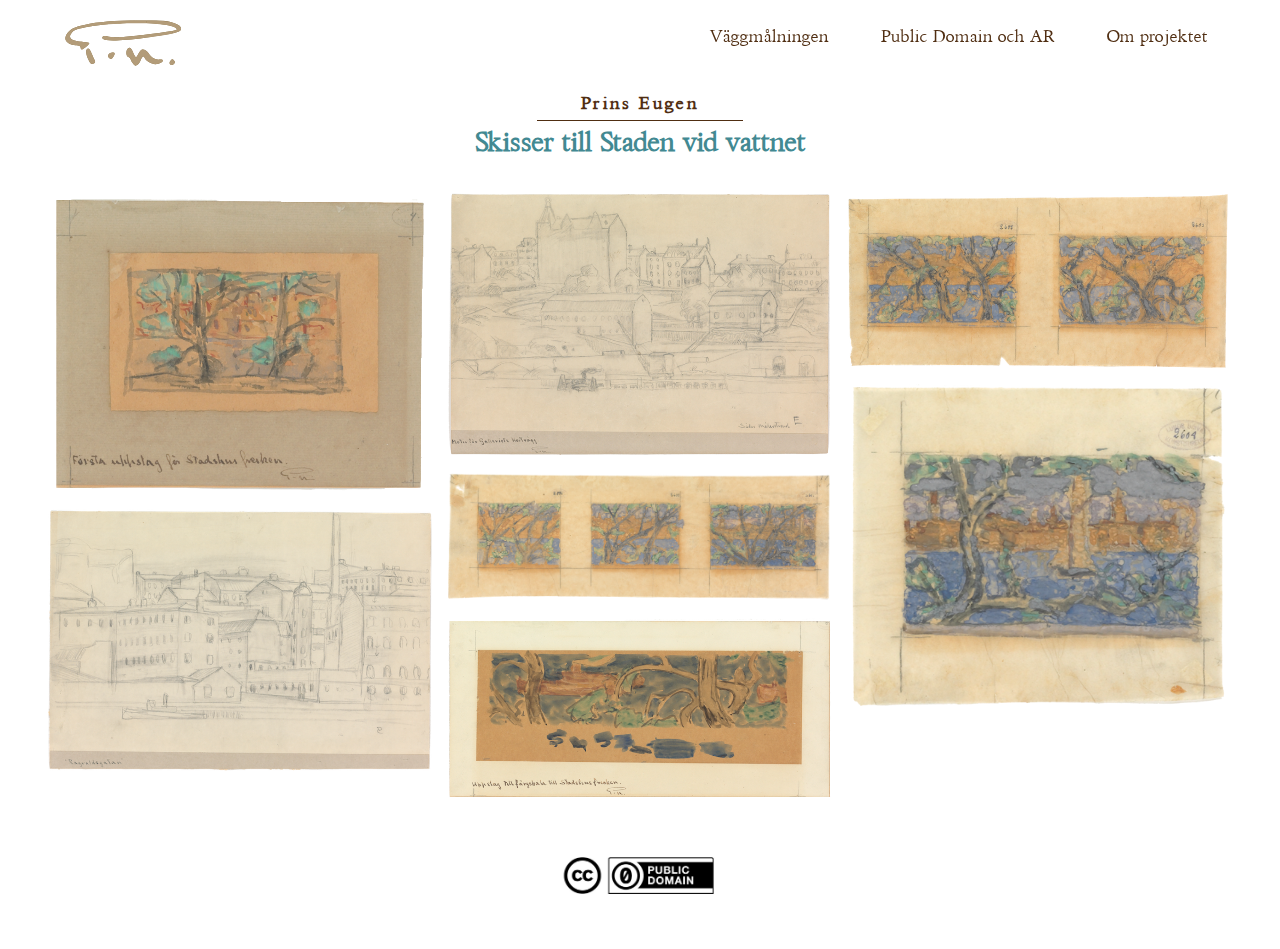
<file: index.html>
<!DOCTYPE html>
<html lang="en">
  <head>
    <meta charset="UTF-8" />
    <meta name="viewport" content="width=device-width, initial-scale=1.0" />
    <title>Staden vid vattnet</title>
    <link rel="stylesheet" href="style.css" />
    <link rel = "icon" href =  
    "img/SignaturPE.svg" 
            type = "image/x-icon"> 
  </head>

  <body>
    <header>
      <a href="index.html" class="signature">Prince Eugens Signature</a>
      <a href="#" class="hide-desktop">

    <nav>
        <a href="#" class="hide-desktop">
        <img src="img/ham_menu.svg" alt="toggle menu" class="menu" id="menu">
    </a>
      <ul class="show-desktop hide-mobile" id="nav">
        <li id="exit" class="exit-btn hide-desktop">
            <img src="img/exit_menu.png" alt="exit menu">
        </li>
        <li><a href="stadenvidvattnet.html">Väggmålningen</a></li>
        <li><a href="publicdomainochar.html">Public Domain och AR</a></li>
        <li><a href="omprojektet.html">Om projektet</a></li>
      </ul>
      </nav>
    </header>

    <a href="index.html" class="header-title"><h1>Prins Eugen</h1>
      <h3 class="underline"></h3>
      <h2>Skisser till Staden vid vattnet</h2></a
    >

    <section class="gallery">
      <div class="column">
      <a href="adk4.html"><img
        src="img/ADK4__001_0.png"
        alt="Skiss till Staden vid vattnet, av Prins Eugen"
      /></a><a href="adk16.html"><img
        src="img/ADK16__001_0.png"
        alt="Skiss till Staden vid vattnet, av Prins Eugen"
      /></a></div>
      <div class="column"><a href="adk18.html"><img
        src="img/ADK18__001_0.png"
        alt="Skiss till Staden vid vattnet, av Prins Eugen"
      /></a><a href="adk2599.html"><img
        src="img/ADK2599__001_0.png"
        alt="Skiss till Staden vid vattnet, av Prins Eugen"
      /></a><a href="adk5.html"><img
        src="img/ADK5__001_0.png"
        alt="Skiss till Staden vid vattnet, av Prins Eugen"
      /></a></div>
      <div class="column"><a href="adk2602.html"><img
        src="img/ADK2602__001_0.png"
        alt="Skiss till Staden vid vattnet, av Prins Eugen"
      /></a><a href="adk2604.html"><img
      src="img/ADK2604__001_0.png"
      alt="Skiss till Staden vid vattnet, av Prins Eugen"
    /></a>
    </div>
      </section> 
    
      <footer>
        <a href="https://creativecommons.org/publicdomain/zero/1.0/deed.sv" target="_blank"><img src="img/Creative-Commons-Public-Domain.jpg" alt="CC-0"></a>
      </footer>

    <script>
        var menu = document.getElementById('menu');
        var nav = document.getElementById('nav');
        var exit = document.getElementById('exit');

        menu.addEventListener('click', function(e) {
            nav.classList.toggle('hide-mobile');
            e.preventDefault();
        });

        exit.addEventListener('click', function(e) {
            nav.classList.toggle('hide-mobile');
            e.preventDefault();
        });

    </script>


  </body>
</html>
</file>
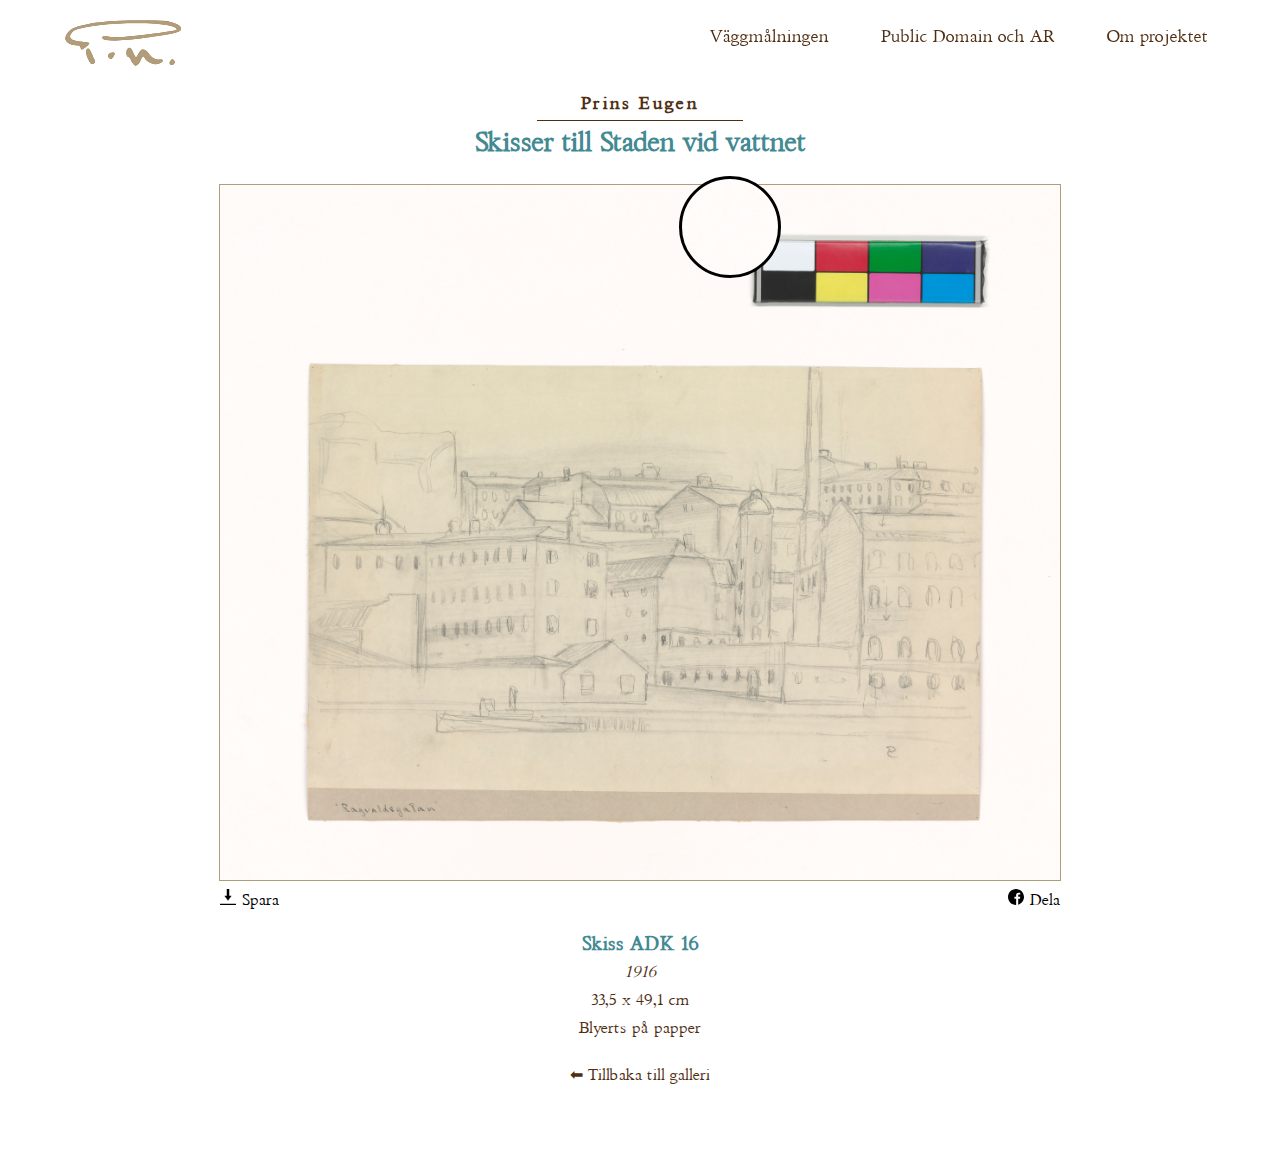
<file: adk16.html>
<!DOCTYPE html>
<html lang="en">
  <head>
    <meta charset="UTF-8" />
    <meta name="viewport" content="width=device-width, initial-scale=1.0" />
    <title>Staden vid vattnet</title>
    <link rel="stylesheet" href="style.css" />
    <script src="magglass.js"> </script>
    <link rel = "icon" href =  
    "img/SignaturPE.svg" 
            type = "image/x-icon"> 
  </head>

  <body>
    <header>
      <a href="index.html" class="signature">Prince Eugens Signature</a>
      <a href="#" class="hide-desktop">

    <nav>
        <a href="#" class="hide-desktop">
        <img src="img/ham_menu.svg" alt="toggle menu" class="menu" id="menu">
    </a>
      <ul class="show-desktop hide-mobile" id="nav">
        <li id="exit" class="exit-btn hide-desktop">
            <img src="img/exit_menu.png" alt="exit menu">
        </li>
        <li><a href="stadenvidvattnet.html">Väggmålningen</a></li>
        <li><a href="publicdomainochar.html">Public Domain och AR</a></li>
        <li><a href="omprojektet.html">Om projektet</a></li>
      </ul>
      </nav>
    </header>

    <a href="index.html" class="header-title"><h1>Prins Eugen</h1>
      <h3 class="underline"></h3>
      <h2>Skisser till Staden vid vattnet</h2></a
    > 
    
    <figure>
       <div class="img-magnifier-container"><img id="sketch" src="img/ADK16__001_0.jpg" alt="ADK 16"></div>
        
        <figcaption>
          <ul class="interaction-links"><li><a href="img/ADK16__001_0.jpg" download class="download-link"><img src="img/icon_download.png" alt="download link">Spara</a></li>
            <li><a href="https://www.facebook.com/sharer/sharer.php?u=bjornhafstad.xyz/adk16.html" target="_blank" class="share-facebook-link">
              <img src="img/facebook.svg" alt="facebook logo">Dela
            </a></li>
          </ul>
            <h4>
                Skiss ADK 16
            </h4>
                <ul class="artwork-info">
                  <li><i>1916</i>
                  </li>
                    <li>33,5 x 49,1 cm
                    </li>
                    <li>Blyerts på papper
                    </li>
                    <li class="back-link"><a href="index.html">⬅ Tillbaka till galleri</a></li>
                </ul>
            </div>
        </figcaption>
    </figure>
    <script>
      window.addEventListener('load', function(){
          magnify("sketch", 3);       
      }, false);
  </script>
  
      <footer>
      </footer>

      <script>
        var menu = document.getElementById('menu');
        var nav = document.getElementById('nav');
        var exit = document.getElementById('exit');

        menu.addEventListener('click', function(e) {
            nav.classList.toggle('hide-mobile');
            e.preventDefault();
        });

        exit.addEventListener('click', function(e) {
            nav.classList.toggle('hide-mobile');
            e.preventDefault();
        });

    </script>

  </body>
</html>
</file>
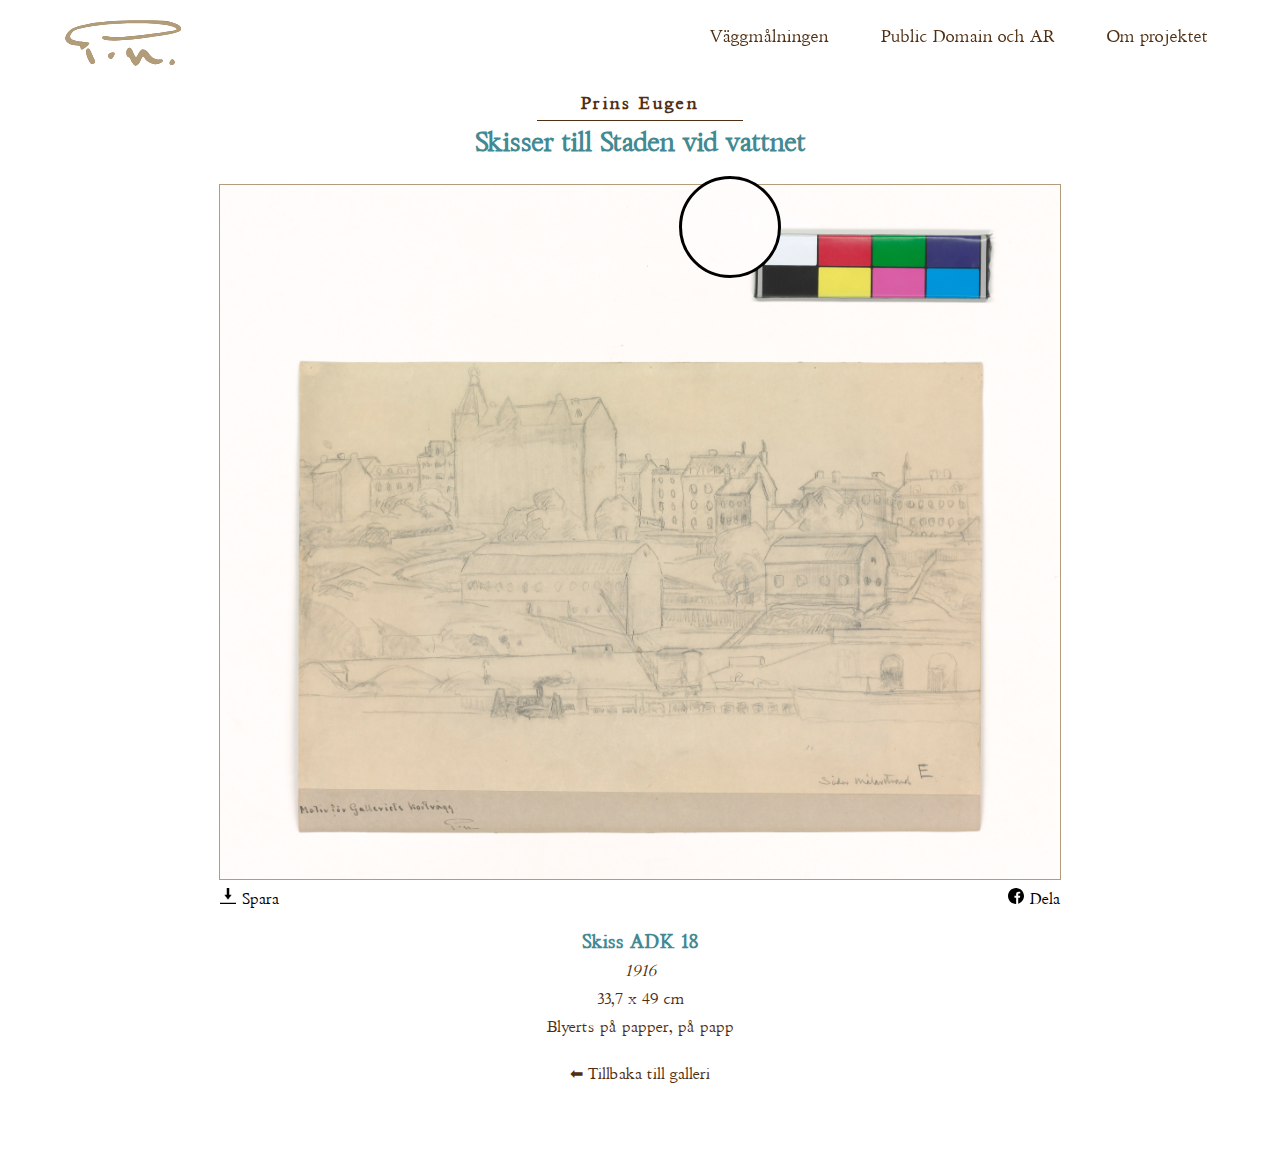
<file: adk18.html>
<!DOCTYPE html>
<html lang="en">
  <head>
    <meta charset="UTF-8" />
    <meta name="viewport" content="width=device-width, initial-scale=1.0" />
    <title>Staden vid vattnet</title>
    <link rel="stylesheet" href="style.css" />
    <link rel = "icon" href =  
    "img/SignaturPE.svg" 
            type = "image/x-icon"> 
    <script src="magglass.js"> </script>
  </head>

  <body>
    <header>
      <a href="index.html" class="signature">Prince Eugens Signature</a>
      <a href="#" class="hide-desktop">

    <nav>
        <a href="#" class="hide-desktop">
        <img src="img/ham_menu.svg" alt="toggle menu" class="menu" id="menu">
    </a>
      <ul class="show-desktop hide-mobile" id="nav">
        <li id="exit" class="exit-btn hide-desktop">
            <img src="img/exit_menu.png" alt="exit menu">
        </li>
        <li><a href="stadenvidvattnet.html">Väggmålningen</a></li>
        <li><a href="publicdomainochar.html">Public Domain och AR</a></li>
        <li><a href="omprojektet.html">Om projektet</a></li>
      </ul>
      </nav>
    </header>

    <a href="index.html" class="header-title"><h1>Prins Eugen</h1>
      <h3 class="underline"></h3>
      <h2>Skisser till Staden vid vattnet</h2></a
    > 
    
    <figure>
       <div class="img-magnifier-container"><img id="sketch" src="img/ADK18__001_0.jpg" alt="ADK 18"></div>
        
        <figcaption>
          <ul class="interaction-links"><li><a href="img/ADK18__001_0.jpg" download class="download-link"><img src="img/icon_download.png" alt="download link">Spara</a></li>
            <li><a href="https://www.facebook.com/sharer/sharer.php?u=bjornhafstad.xyz/adk18.html" target="_blank" class="share-facebook-link">
              <img src="img/facebook.svg" alt="facebook logo">Dela
            </a></li>
          </ul>
            <h4>
                Skiss ADK 18
            </h4>
                <ul class="artwork-info">
                  <li><i>1916</i>
                  </li>
                    <li>33,7 x 49 cm
                    </li>
                    <li>Blyerts på papper, på papp
                    </li>
                    <li class="back-link"><a href="index.html">⬅ Tillbaka till galleri</a></li>
                </ul>
            </div>
        </figcaption>
    </figure>
    <script>
      window.addEventListener('load', function(){
          magnify("sketch", 3);       
      }, false);
  </script>
  
      <footer>
      </footer>

      <script>
        var menu = document.getElementById('menu');
        var nav = document.getElementById('nav');
        var exit = document.getElementById('exit');

        menu.addEventListener('click', function(e) {
            nav.classList.toggle('hide-mobile');
            e.preventDefault();
        });

        exit.addEventListener('click', function(e) {
            nav.classList.toggle('hide-mobile');
            e.preventDefault();
        });

    </script>

  </body>
</html>
</file>
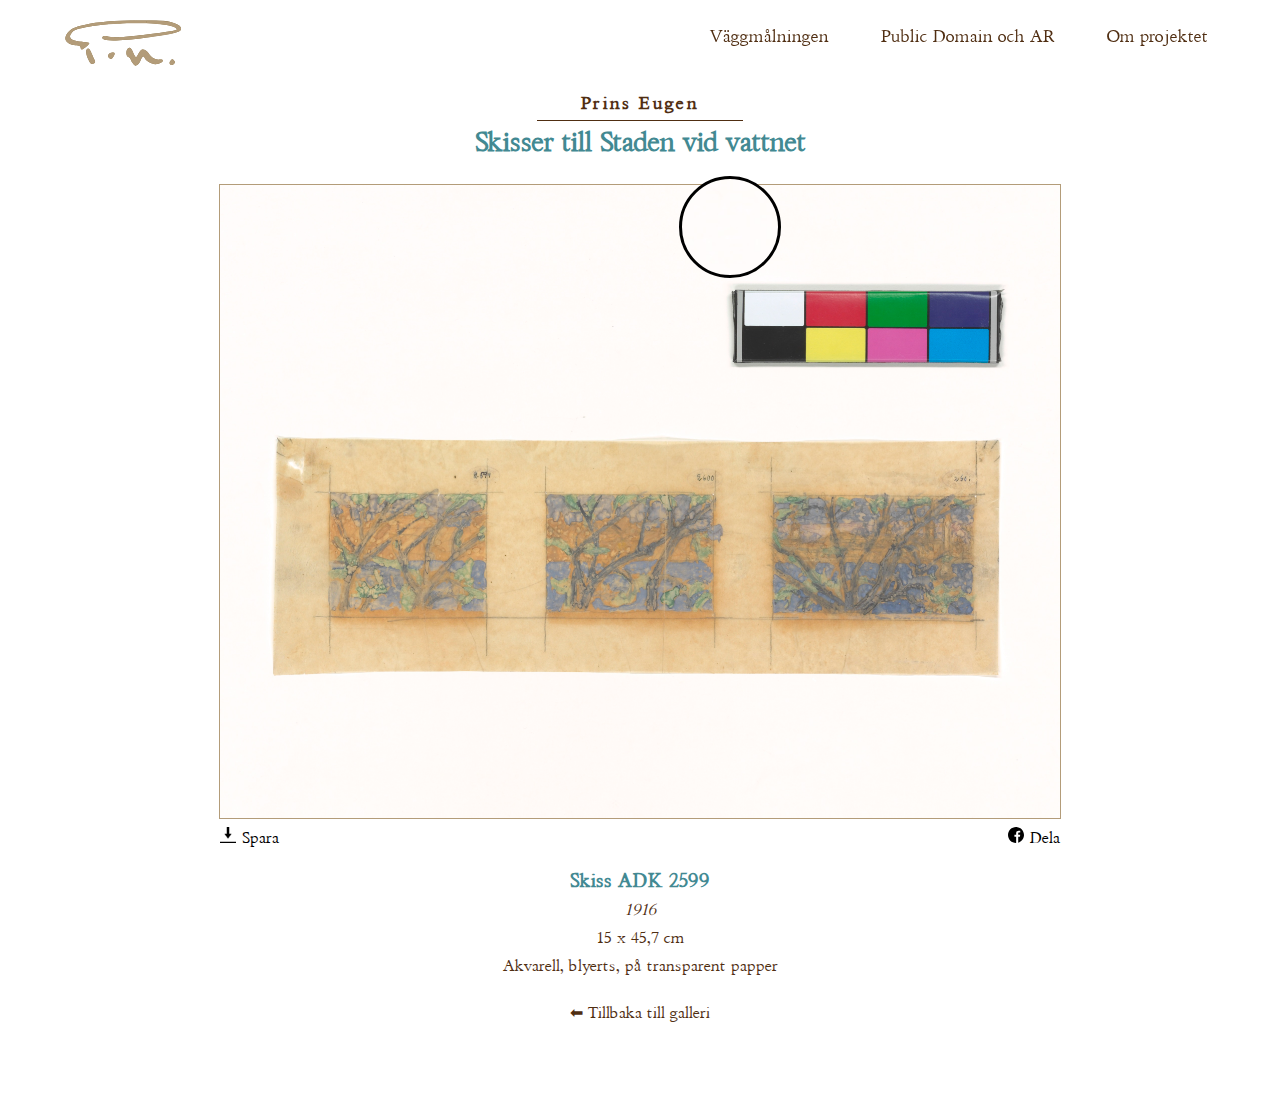
<file: adk2599.html>
<!DOCTYPE html>
<html lang="en">
  <head>
    <meta charset="UTF-8" />
    <meta name="viewport" content="width=device-width, initial-scale=1.0" />
    <title>Staden vid vattnet</title>
    <link rel="stylesheet" href="style.css" />
    <link rel = "icon" href =  
    "img/SignaturPE.svg" 
            type = "image/x-icon"> 
    <script src="magglass.js"> </script>
  </head>

  <body>
    <header>
      <a href="index.html" class="signature">Prince Eugens Signature</a>
      <a href="#" class="hide-desktop">

    <nav>
        <a href="#" class="hide-desktop">
        <img src="img/ham_menu.svg" alt="toggle menu" class="menu" id="menu">
    </a>
      <ul class="show-desktop hide-mobile" id="nav">
        <li id="exit" class="exit-btn hide-desktop">
            <img src="img/exit_menu.png" alt="exit menu">
        </li>
        <li><a href="stadenvidvattnet.html">Väggmålningen</a></li>
        <li><a href="publicdomainochar.html">Public Domain och AR</a></li>
        <li><a href="omprojektet.html">Om projektet</a></li>
      </ul>
      </nav>
    </header>

    <a href="index.html" class="header-title"><h1>Prins Eugen</h1>
      <h3 class="underline"></h3>
      <h2>Skisser till Staden vid vattnet</h2></a
    > 
    
    <figure>
       <div class="img-magnifier-container"><img id="sketch" src="img/ADK2599__001_0.jpg" alt="ADK 2599"></div>
        
        <figcaption>
          <ul class="interaction-links"><li><a href="img/ADK2599__001_0.jpg" download class="download-link"><img src="img/icon_download.png" alt="download link">Spara</a></li>
            <li><a href="https://www.facebook.com/sharer/sharer.php?u=bjornhafstad.xyz/adk2599.html" target="_blank" class="share-facebook-link">
              <img src="img/facebook.svg" alt="facebook logo">Dela
            </a></li>
          </ul>
            <h4>
                Skiss ADK 2599
            </h4>
                <ul class="artwork-info">
                  <li><i>1916</i>
                  </li>
                    <li>15 x 45,7 cm
                    </li>
                    <li>Akvarell, blyerts, på transparent papper
                    </li>
                    <li class="back-link"><a href="index.html">⬅ Tillbaka till galleri</a></li>
                </ul>
            </div>
        </figcaption>
    </figure>
    <script>
      window.addEventListener('load', function(){
          magnify("sketch", 3);       
      }, false);
  </script>
  
      <footer>
      </footer>

      <script>
        var menu = document.getElementById('menu');
        var nav = document.getElementById('nav');
        var exit = document.getElementById('exit');

        menu.addEventListener('click', function(e) {
            nav.classList.toggle('hide-mobile');
            e.preventDefault();
        });

        exit.addEventListener('click', function(e) {
            nav.classList.toggle('hide-mobile');
            e.preventDefault();
        });

    </script>

  </body>
</html>
</file>
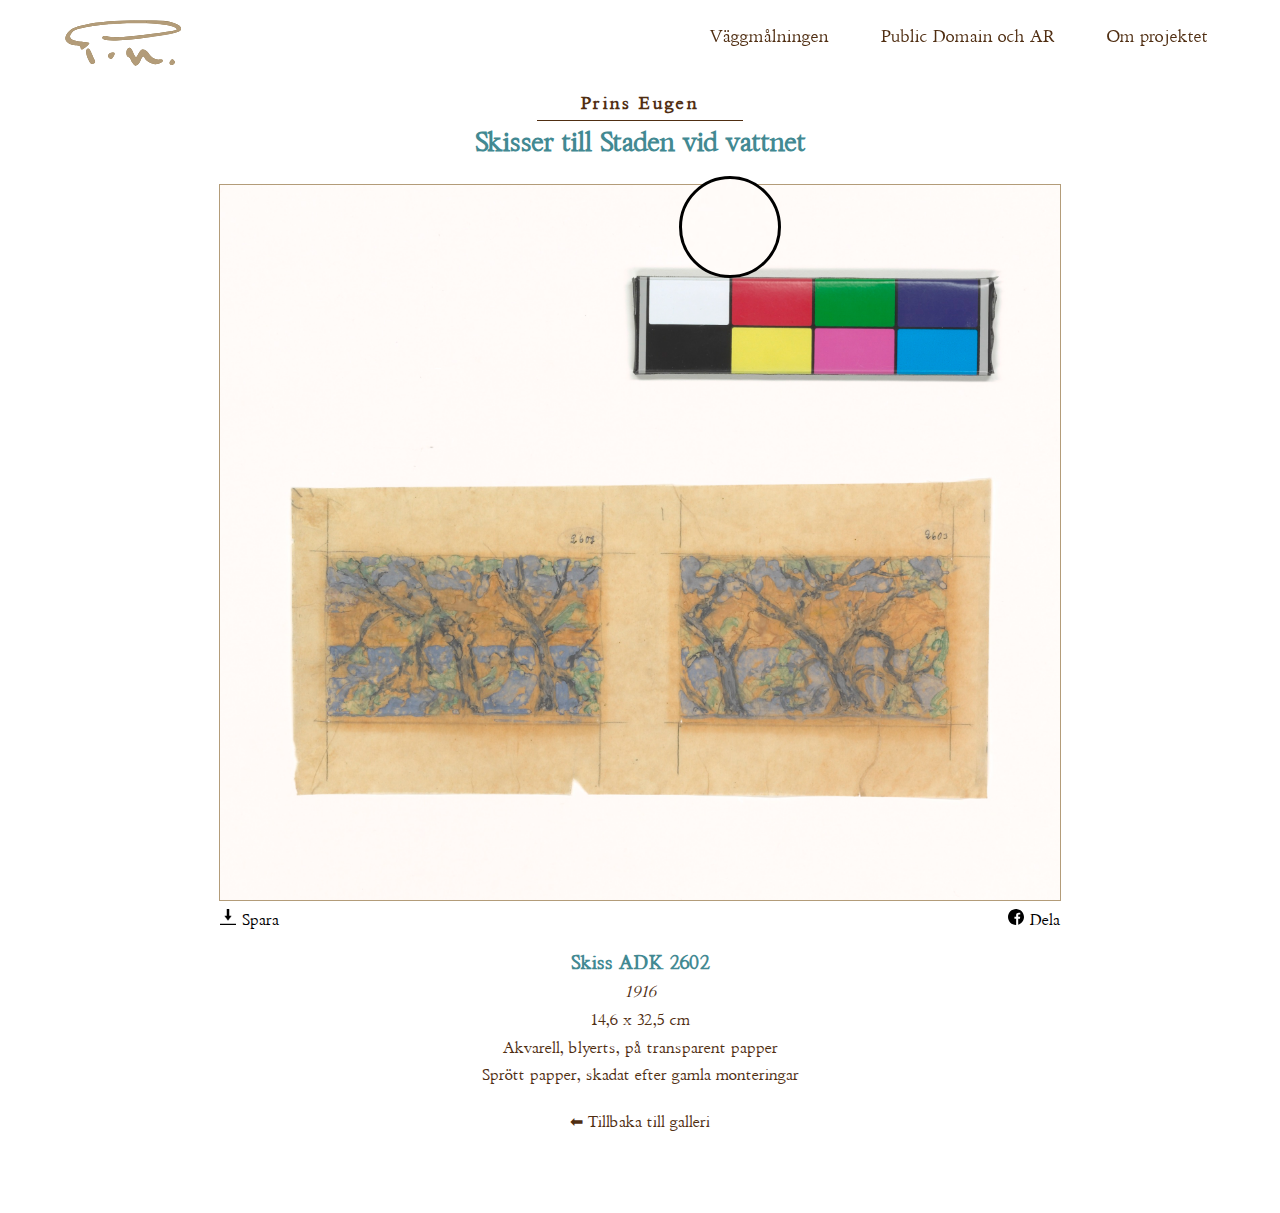
<file: adk2602.html>
<!DOCTYPE html>
<html lang="en">
  <head>
    <meta charset="UTF-8" />
    <meta name="viewport" content="width=device-width, initial-scale=1.0" />
    <title>Staden vid vattnet</title>
    <link rel="stylesheet" href="style.css" />
    <link rel = "icon" href =  
    "img/SignaturPE.svg" 
            type = "image/x-icon"> 
    <script src="magglass.js"> </script>
  </head>

  <body>
    <header>
      <a href="index.html" class="signature">Prince Eugens Signature</a>
      <a href="#" class="hide-desktop">

    <nav>
        <a href="#" class="hide-desktop">
        <img src="img/ham_menu.svg" alt="toggle menu" class="menu" id="menu">
    </a>
      <ul class="show-desktop hide-mobile" id="nav">
        <li id="exit" class="exit-btn hide-desktop">
            <img src="img/exit_menu.png" alt="exit menu">
        </li>
        <li><a href="stadenvidvattnet.html">Väggmålningen</a></li>
        <li><a href="publicdomainochar.html">Public Domain och AR</a></li>
        <li><a href="omprojektet.html">Om projektet</a></li>
      </ul>
      </nav>
    </header>

    <a href="index.html" class="header-title"><h1>Prins Eugen</h1>
      <h3 class="underline"></h3>
      <h2>Skisser till Staden vid vattnet</h2></a
    > 
    
    <figure>
       <div class="img-magnifier-container"><img id="sketch" src="img/ADK2602__001_0.jpg" alt="ADK 2602"></div>
        
        <figcaption>
          <ul class="interaction-links"><li><a href="img/ADK2602__001_0.jpg" download class="download-link"><img src="img/icon_download.png" alt="download link">Spara</a></li>
            <li><a href="https://www.facebook.com/sharer/sharer.php?u=bjornhafstad.xyz/2602.html" target="_blank" class="share-facebook-link">
              <img src="img/facebook.svg" alt="facebook logo">Dela
            </a></li>
          </ul>
            <h4>
                Skiss ADK 2602
            </h4>
                <ul class="artwork-info">
                  <li><i>1916</i>
                  </li>
                    <li>14,6 x 32,5 cm
                    </li>
                    <li>Akvarell, blyerts, på transparent papper
                    </li>
                    <li>Sprött papper, skadat efter gamla monteringar
                    </li>
                    <li class="back-link"><a href="index.html">⬅ Tillbaka till galleri</a></li>
                </ul>
            </div>
        </figcaption>
    </figure>
    <script>
      window.addEventListener('load', function(){
          magnify("sketch", 3);       
      }, false);
  </script>
  
      <footer>
      </footer>

      <script>
        var menu = document.getElementById('menu');
        var nav = document.getElementById('nav');
        var exit = document.getElementById('exit');

        menu.addEventListener('click', function(e) {
            nav.classList.toggle('hide-mobile');
            e.preventDefault();
        });

        exit.addEventListener('click', function(e) {
            nav.classList.toggle('hide-mobile');
            e.preventDefault();
        });

    </script>

  </body>
</html>
</file>
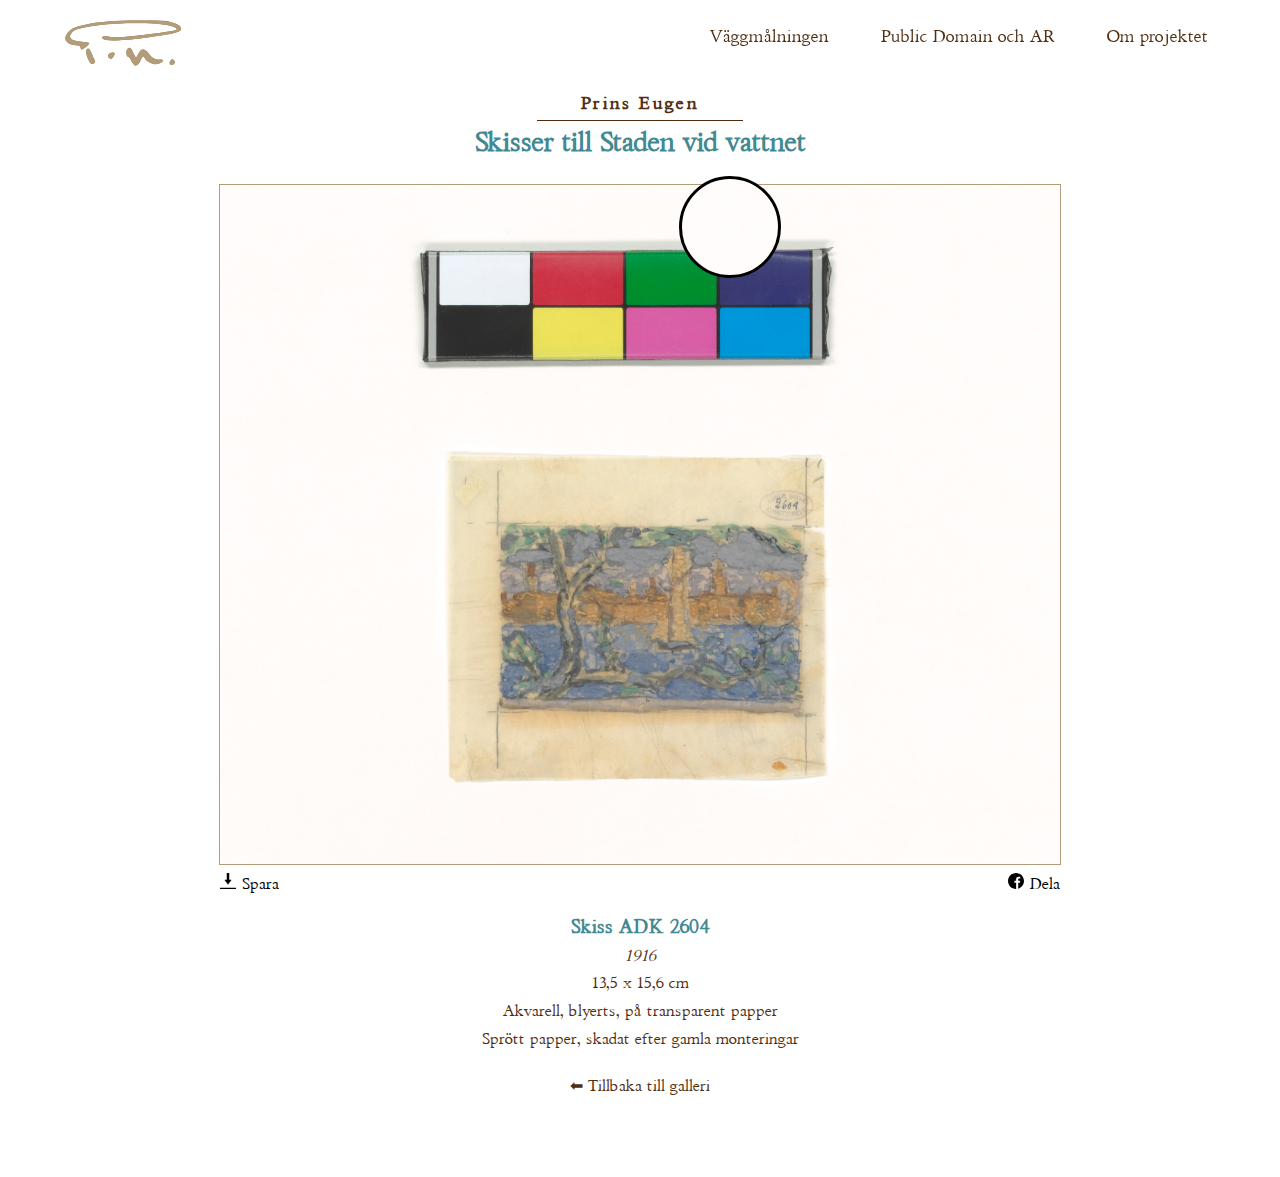
<file: adk2604.html>
<!DOCTYPE html>
<html lang="en">
  <head>
    <meta charset="UTF-8" />
    <meta name="viewport" content="width=device-width, initial-scale=1.0" />
    <title>Staden vid vattnet</title>
    <link rel="stylesheet" href="style.css" />
    <link rel = "icon" href =  
    "img/SignaturPE.svg" 
            type = "image/x-icon"> 
    <script src="magglass.js"> </script>
  </head>

  <body>
    <header>
      <a href="index.html" class="signature">Prince Eugens Signature</a>
      <a href="#" class="hide-desktop">

    <nav>
        <a href="#" class="hide-desktop">
        <img src="img/ham_menu.svg" alt="toggle menu" class="menu" id="menu">
    </a>
      <ul class="show-desktop hide-mobile" id="nav">
        <li id="exit" class="exit-btn hide-desktop">
            <img src="img/exit_menu.png" alt="exit menu">
        </li>
        <li><a href="stadenvidvattnet.html">Väggmålningen</a></li>
        <li><a href="publicdomainochar.html">Public Domain och AR</a></li>
        <li><a href="omprojektet.html">Om projektet</a></li>
      </ul>
      </nav>
    </header>

    <a href="index.html" class="header-title"><h1>Prins Eugen</h1>
      <h3 class="underline"></h3>
      <h2>Skisser till Staden vid vattnet</h2></a
    > 
    
    <figure>
       <div class="img-magnifier-container"><img id="sketch" src="img/ADK2604__001_0.jpg" alt="ADK 2604"></div>
        
        <figcaption>
          <ul class="interaction-links"><li><a href="img/ADK2604__001_0.jpg" download class="download-link"><img src="img/icon_download.png" alt="download link">Spara</a></li>
            <li><a href="https://www.facebook.com/sharer/sharer.php?u=bjornhafstad.xyz/adk2604.html" target="_blank" class="share-facebook-link">
              <img src="img/facebook.svg" alt="facebook logo">Dela
            </a></li>
          </ul>
            <h4>
                Skiss ADK 2604
            </h4>
                <ul class="artwork-info">
                  <li><i>1916</i>
                  </li>
                    <li>13,5 x 15,6 cm
                    </li>
                    <li>Akvarell, blyerts, på transparent papper
                    </li>
                    <li>Sprött papper, skadat efter gamla monteringar
                    </li>
                    <li class="back-link"><a href="index.html">⬅ Tillbaka till galleri</a></li>
                </ul>
            </div>
        </figcaption>
    </figure>
    <script>
      window.addEventListener('load', function(){
          magnify("sketch", 3);       
      }, false);
  </script>
  
      <footer>
      </footer>

      <script>
        var menu = document.getElementById('menu');
        var nav = document.getElementById('nav');
        var exit = document.getElementById('exit');

        menu.addEventListener('click', function(e) {
            nav.classList.toggle('hide-mobile');
            e.preventDefault();
        });

        exit.addEventListener('click', function(e) {
            nav.classList.toggle('hide-mobile');
            e.preventDefault();
        });

    </script>

  </body>
</html>
</file>
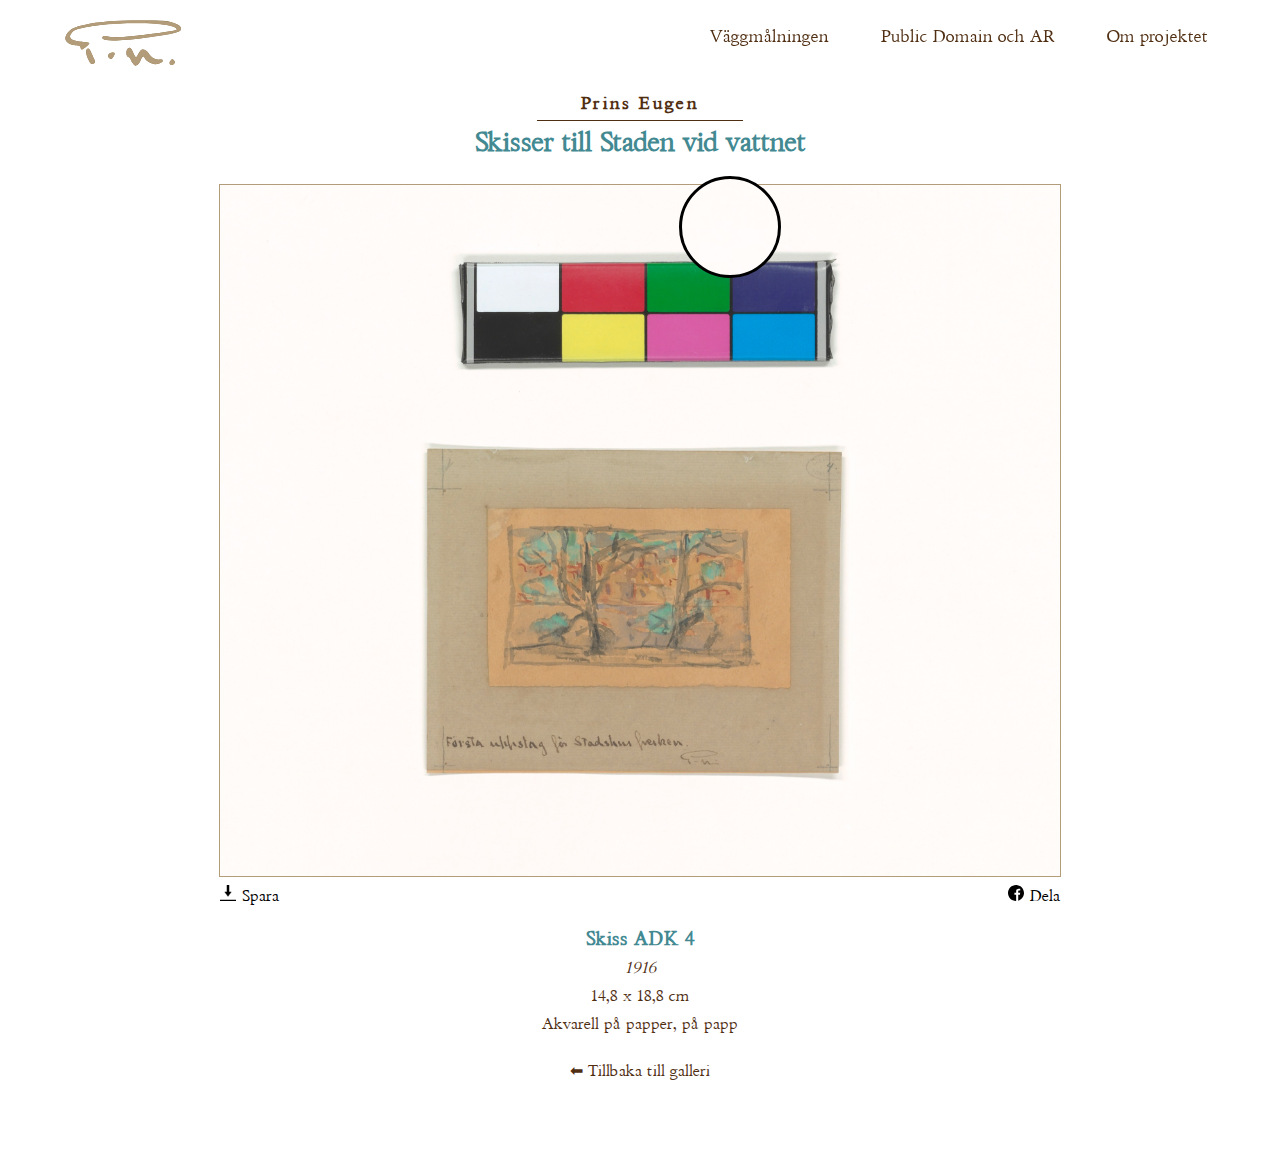
<file: adk4.html>
<!DOCTYPE html>
<html lang="en">
  <head>
    <meta charset="UTF-8" />
    <meta name="viewport" content="width=device-width, initial-scale=1.0" />
    <title>Staden vid vattnet</title>
    <link rel="stylesheet" href="style.css" />
    <link rel = "icon" href =  
    "img/SignaturPE.svg" 
            type = "image/x-icon"> 
    <script src="magglass.js"> </script>
  </head>

  <body>

    <header>
      <a href="index.html" class="signature">Prince Eugens Signature</a>
      <a href="#" class="hide-desktop">

    <nav>
        <a href="#" class="hide-desktop">
        <img src="img/ham_menu.svg" alt="toggle menu" class="menu" id="menu">
    </a>
      <ul class="show-desktop hide-mobile" id="nav">
        <li id="exit" class="exit-btn hide-desktop">
          <img src="img/exit_menu.png" alt="exit menu">
      </li>
      <li><a href="stadenvidvattnet.html">Väggmålningen</a></li>
      <li><a href="publicdomainochar.html">Public Domain och AR</a></li>
      <li><a href="omprojektet.html">Om projektet</a></li>
      </ul>
      </nav>
    </header>


    <a href="index.html" class="header-title"><h1>Prins Eugen</h1>
      <h3 class="underline"></h3>
      <h2>Skisser till Staden vid vattnet</h2></a
    > 
    
    <figure class="sketch-figure">
       <div class="img-magnifier-container"><img id="sketch" src="img/ADK4__001_0.jpg" alt="ADK 4"></div>
        
        <figcaption>
          <ul class="interaction-links"><li><a href="img/ADK4__001_0.jpg" download class="download-link"><img src="img/icon_download.png" alt="download link">Spara</a></li>
            <li><a href="https://www.facebook.com/sharer/sharer.php?u=bjornhafstad.xyz/adk4.html" target="_blank" class="share-facebook-link">
              <img src="img/facebook.svg" alt="facebook logo">Dela
            </a></li>
          </ul>
            <h4>
                Skiss ADK 4
            </h4>
                <ul class="artwork-info">
                  <li><i>1916</i>
                  </li>
                    <li>14,8 x 18,8 cm
                    </li>
                    <li>Akvarell på papper, på papp
                    </li>
                    <li class="back-link"><a href="index.html">⬅ Tillbaka till galleri</a></li>
                </ul>
            </div>
        </figcaption>
    </figure>
    <script>
      window.addEventListener('load', function(){
          magnify("sketch", 3);       
      }, false);
  </script>
  
      <footer>
      </footer>

      <script>
        var menu = document.getElementById('menu');
        var nav = document.getElementById('nav');
        var exit = document.getElementById('exit');

        menu.addEventListener('click', function(e) {
            nav.classList.toggle('hide-mobile');
            e.preventDefault();
        });

        exit.addEventListener('click', function(e) {
            nav.classList.toggle('hide-mobile');
            e.preventDefault();
        });

    </script>

  </body>
</html>
</file>
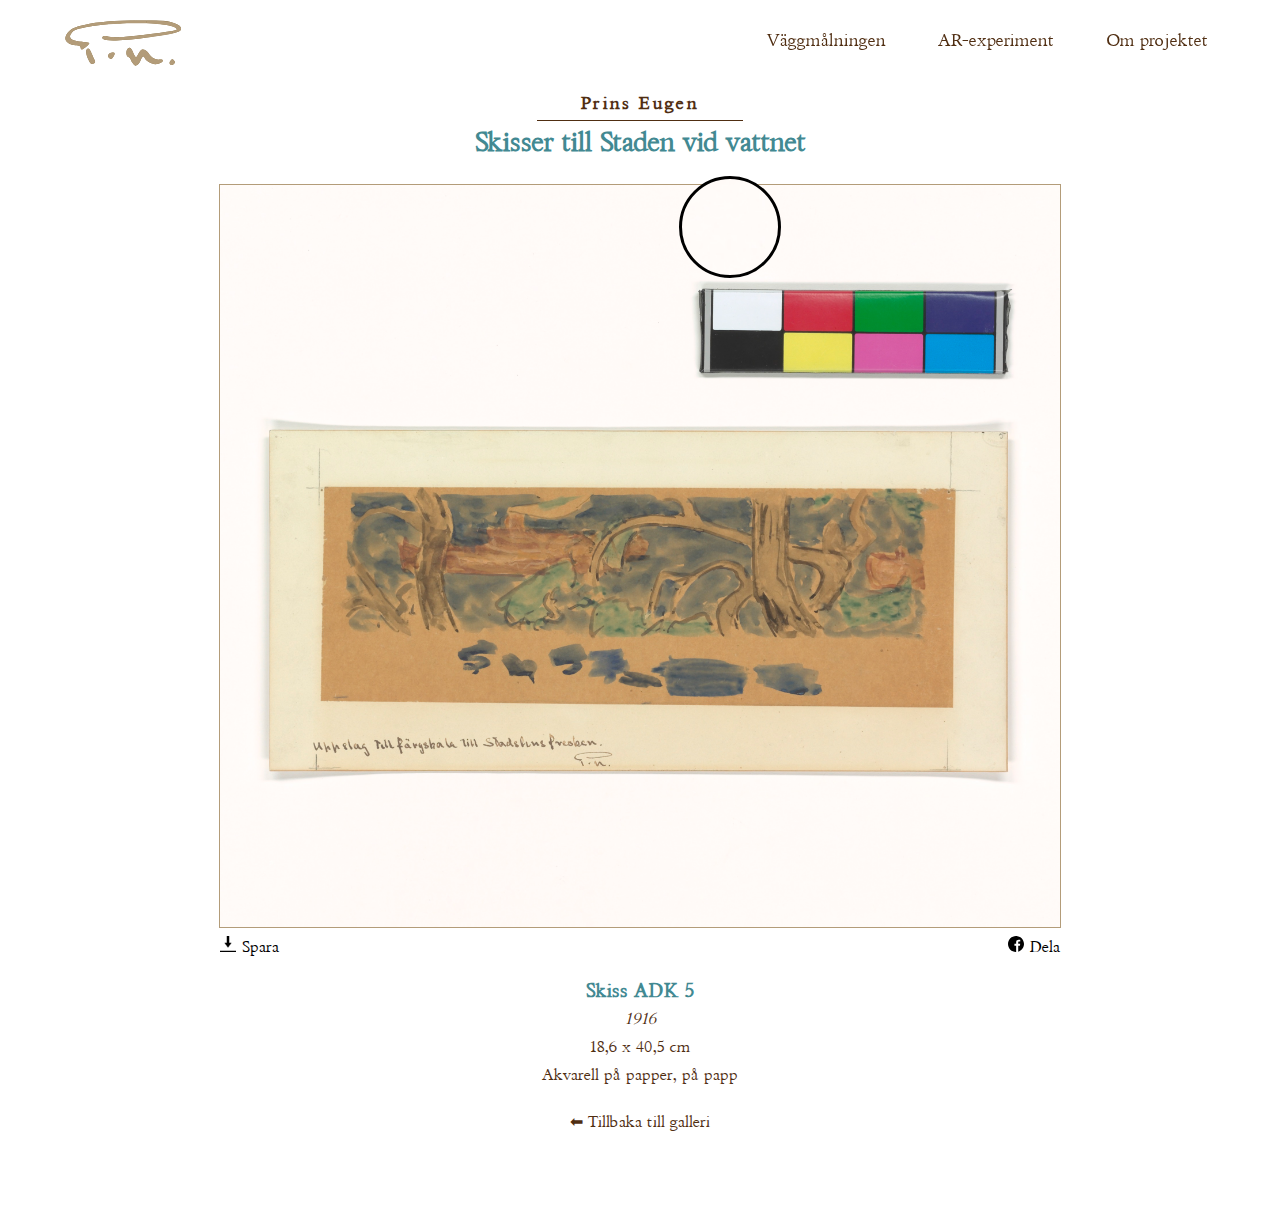
<file: adk5.html>
<!DOCTYPE html>
<html lang="en">
  <head>
    <meta charset="UTF-8" />
    <meta name="viewport" content="width=device-width, initial-scale=1.0" />
    <title>Staden vid vattnet</title>
    <link rel="stylesheet" href="style.css" />
    <link rel = "icon" href =  
    "img/SignaturPE.svg" 
            type = "image/x-icon"> 
    <script src="magglass.js"> </script>
  </head>

  <body>
    <header>
      <a href="index.html" class="signature">Prince Eugens Signature</a>
      <a href="#" class="hide-desktop">

    <nav>
        <a href="#" class="hide-desktop">
        <img src="img/ham_menu.svg" alt="toggle menu" class="menu" id="menu">
    </a>
      <ul class="show-desktop hide-mobile" id="nav">
        <li id="exit" class="exit-btn hide-desktop">
            <img src="img/exit_menu.png" alt="exit menu">
        </li>
        <li><a href="stadenvidvattnet.html">Väggmålningen</a></li>
        <li><a href="stadenvidvattnet.html">AR-experiment</a></li>
        <li><a href="omprojektet.html">Om projektet</a></li>
      </ul>
      </nav>
    </header>

    <a href="index.html" class="header-title"><h1>Prins Eugen</h1>
      <h3 class="underline"></h3>
      <h2>Skisser till Staden vid vattnet</h2></a
    > 
    
    <figure>
       <div class="img-magnifier-container"><img id="sketch" src="img/ADK5__001_0.jpg" alt="ADK 5"></div>
        
        <figcaption>
          <ul class="interaction-links"><li><a href="img/ADK5__001_0.jpg" download class="download-link"><img src="img/icon_download.png" alt="download link">Spara</a></li>
            <li><a href="https://www.facebook.com/sharer/sharer.php?u=bjornhafstad.xyz/adk5.html" target="_blank" class="share-facebook-link">
              <img src="img/facebook.svg" alt="facebook logo">Dela
            </a></li>
          </ul>
            <h4>
                Skiss ADK 5
            </h4>
                <ul class="artwork-info">
                  <li><i>1916</i>
                  </li>
                    <li>18,6 x 40,5 cm
                    </li>
                    <li>Akvarell på papper, på papp
                    </li>
                    <li class="back-link"><a href="index.html">⬅ Tillbaka till galleri</a></li>
                </ul>
            </div>
        </figcaption>
    </figure>
    <script>
      window.addEventListener('load', function(){
          magnify("sketch", 3);       
      }, false);
  </script>
  
      <footer>
      </footer>

      <script>
        var menu = document.getElementById('menu');
        var nav = document.getElementById('nav');
        var exit = document.getElementById('exit');

        menu.addEventListener('click', function(e) {
            nav.classList.toggle('hide-mobile');
            e.preventDefault();
        });

        exit.addEventListener('click', function(e) {
            nav.classList.toggle('hide-mobile');
            e.preventDefault();
        });

    </script>

  </body>
</html>
</file>
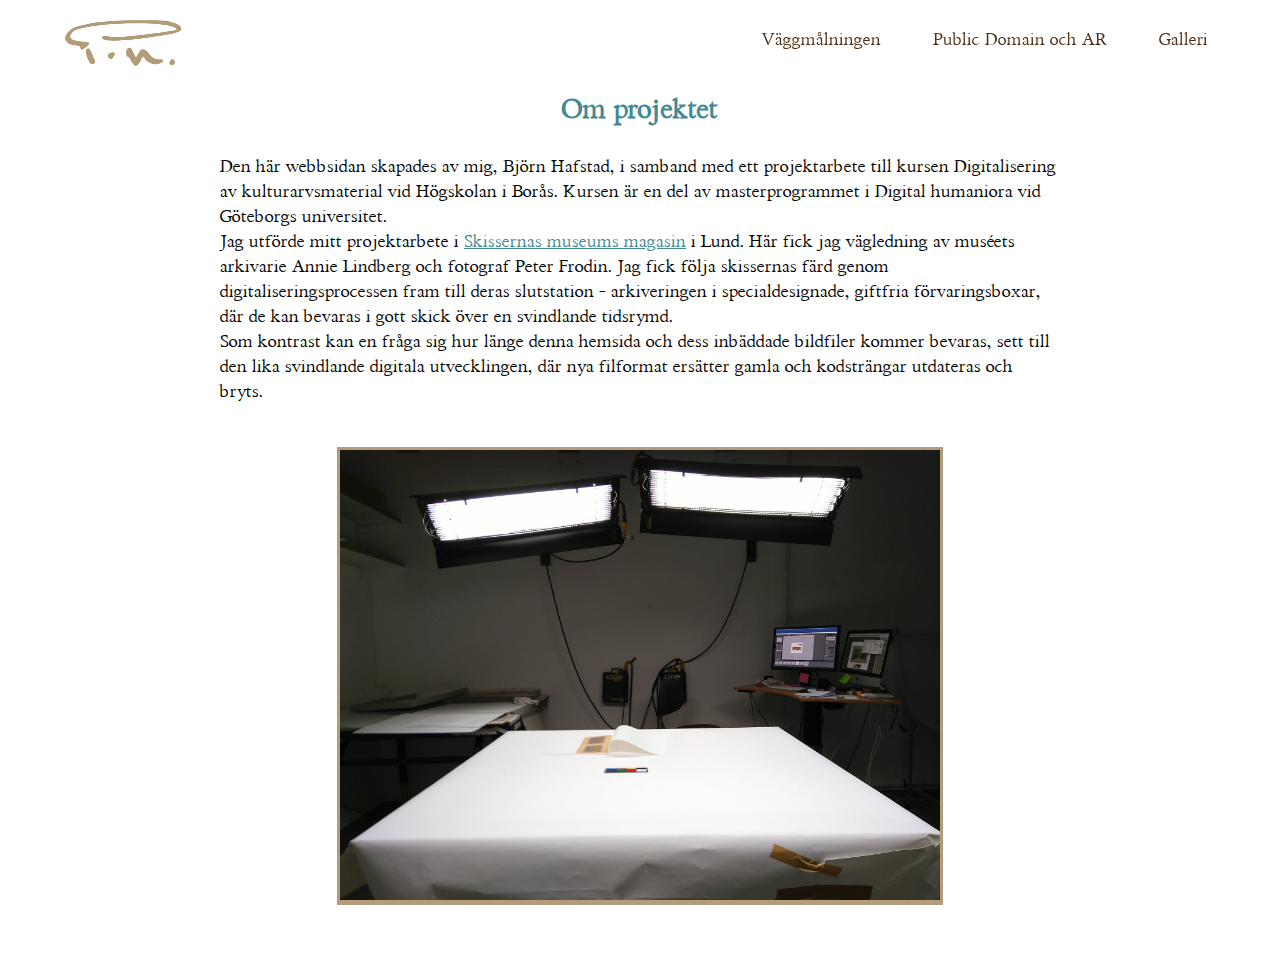
<file: omprojektet.html>
<!DOCTYPE html>
<html lang="en">
  <head>
    <meta charset="UTF-8" />
    <meta name="viewport" content="width=device-width, initial-scale=1.0" />
    <title>Staden vid vattnet</title>
    <link rel="stylesheet" href="style.css"/>
    <link rel = "icon" href =  
"img/SignaturPE.svg" 
        type = "image/x-icon"> 
  </head>

  <body>
    <header>
      <a href="index.html" class="signature">Prince Eugens Signature</a>
      <a href="#" class="hide-desktop">

    <nav>
        <a href="#" class="hide-desktop">
        <img src="img/ham_menu.svg" alt="toggle menu" class="menu" id="menu">
    </a>
      <ul class="show-desktop hide-mobile" id="nav">
        <li id="exit" class="exit-btn hide-desktop">
            <img src="img/exit_menu.png" alt="exit menu">
        </li>
        <li><a href="stadenvidvattnet.html">Väggmålningen</a></li>
        <li><a href="publicdomainochar.html">Public Domain och AR</a></li>
        <li><a href="index.html">Galleri</a></li>
      </ul>
      </nav>
    </header>

    <a href="index.html" class="header-title">
      <h2>Om projektet</h2></a
    >

    <figure class="about-project">
        <figcaption> <p>
            Den här webbsidan skapades av mig, Björn Hafstad, i samband med ett projektarbete till kursen
            Digitalisering av
            kulturarvsmaterial vid Högskolan i Borås. Kursen är en del av masterprogrammet i Digital humaniora
            vid
            Göteborgs universitet. <br>
            Jag utförde mitt projektarbete i <a href="http://www.skissernasmuseum.se" class="skissernas-link">Skissernas museums magasin</a> i Lund. Här fick jag
            vägledning av muséets arkivarie Annie Lindberg och fotograf Peter Frodin.
            Jag
            fick följa skissernas färd genom digitaliseringsprocessen fram till deras slutstation - arkiveringen
            i
            specialdesignade, giftfria förvaringsboxar, där de kan bevaras i gott skick över en svindlande
            tidsrymd.
            <br>
            Som kontrast kan en fråga sig hur länge denna hemsida och dess inbäddade bildfiler kommer bevaras,
            sett till den
            lika
            svindlande digitala utvecklingen, där nya filformat ersätter gamla och kodsträngar utdateras och
            bryts.
        </p>
      </figcaption>
      <div class="projectimages">
        <img src="img/sinarroom.jpg" alt="Sinar room">
    </div>
      </figure>

    <script>
        var menu = document.getElementById('menu');
        var nav = document.getElementById('nav');
        var exit = document.getElementById('exit');

        menu.addEventListener('click', function(e) {
            nav.classList.toggle('hide-mobile');
            e.preventDefault();
        });

        exit.addEventListener('click', function(e) {
            nav.classList.toggle('hide-mobile');
            e.preventDefault();
        });

    </script>


  </body>
</html>
</file>
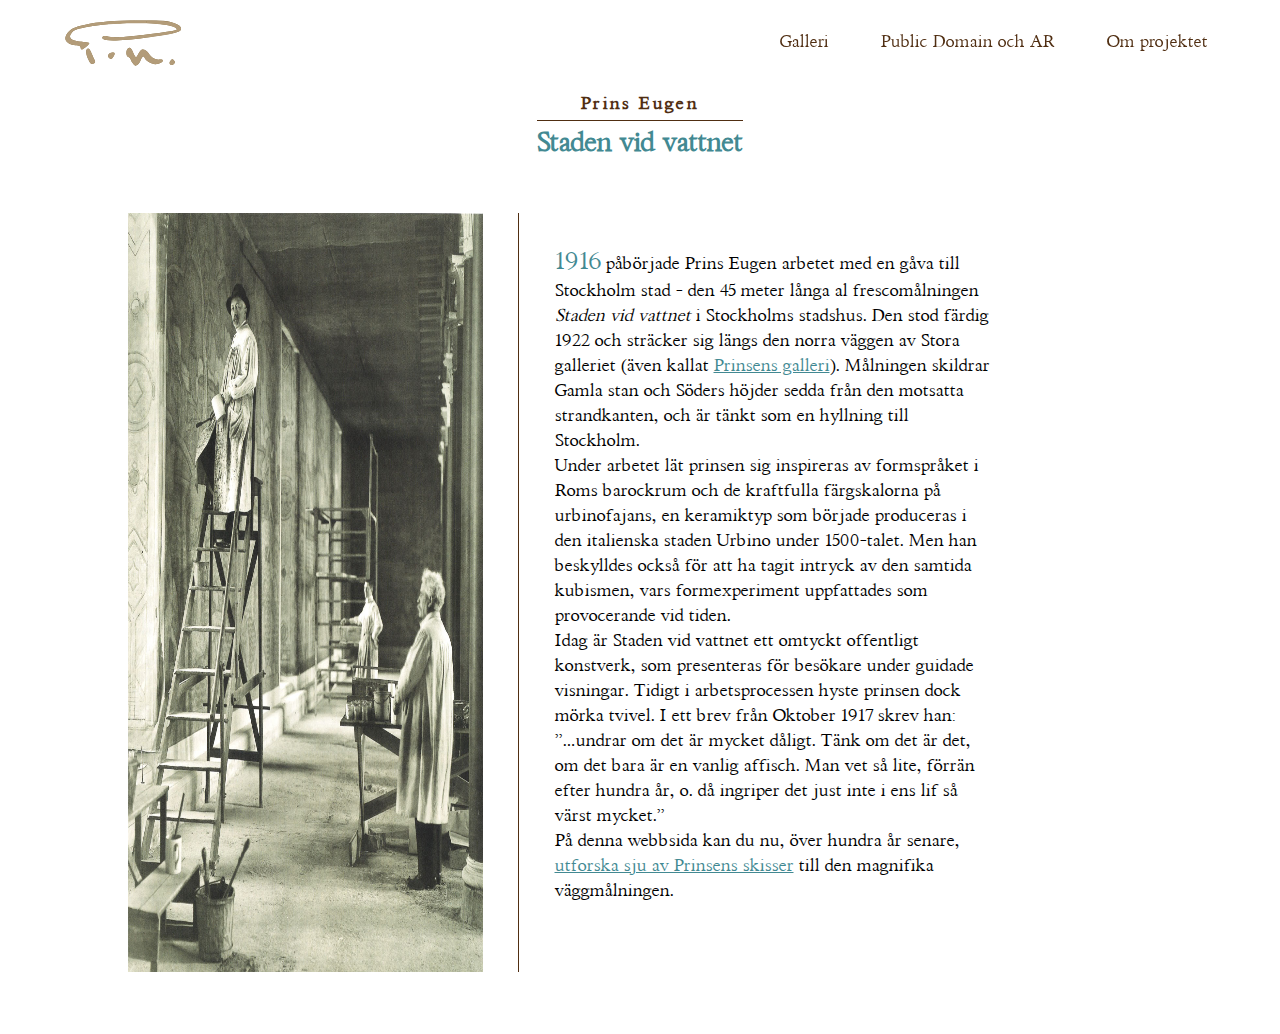
<file: stadenvidvattnet.html>
<!DOCTYPE html>
<html lang="en">
  <head>
    <meta charset="UTF-8" />
    <meta name="viewport" content="width=device-width, initial-scale=1.0" />
    <title>Staden vid vattnet</title>
    <link rel="stylesheet" href="style.css" />
    <link rel = "icon" href =  
    "img/SignaturPE.svg" 
            type = "image/x-icon"> 
  </head>

  <body>
    <header>
      <a href="index.html" class="signature">Prince Eugens Signature</a>
      <a href="#" class="hide-desktop">

    <nav>
        <a href="#" class="hide-desktop">
        <img src="img/ham_menu.svg" alt="toggle menu" class="menu" id="menu">
    </a>
      <ul class="show-desktop hide-mobile" id="nav">
        <li id="exit" class="exit-btn hide-desktop">
            <img src="img/exit_menu.png" alt="exit menu">
        </li>
        <li><a href="index.html">Galleri</a></li>
        <li><a href="publicdomainochar.html">Public Domain och AR</a></li>
 <li><a href="omprojektet.html">Om projektet</a></li>
      </ul>
      </nav>
    </header>

    <a href="index.html" class="header-title"><h1>Prins Eugen</h1>
      <h3 class="underline"></h3>
      <h2>Staden vid vattnet</h2></a
    > 
    <figure class="figure-mural">
      <div><img src="img/EugenPainting.jpg" alt="Eugen painting the fresco"></div>
      <figcaption class="about-mural">      <p>
          <span class="emphasize">1916</span> påbörjade Prins Eugen arbetet med en gåva till Stockholm stad - den 45
          meter långa al frescomålningen
          <i>Staden vid vattnet</i> i Stockholms stadshus. Den stod färdig 1922 och
          sträcker sig längs den norra väggen av Stora galleriet (även kallat <a href="https://sv.wikipedia.org/wiki/Prinsens_galleri" target="_blank">Prinsens galleri</a>). Målningen
          skildrar Gamla stan och Söders höjder sedda från den motsatta strandkanten, och är tänkt som en hyllning
          till Stockholm. <br> Under arbetet lät prinsen sig inspireras av formspråket i Roms barockrum och de kraftfulla
          färgskalorna på urbinofajans, en keramiktyp som började produceras i den italienska staden Urbino
          under 1500-talet. Men han beskylldes också för att ha tagit intryck av den samtida kubismen, vars
          formexperiment uppfattades som provocerande vid tiden.
          <br>
          Idag är Staden vid vattnet ett omtyckt offentligt konstverk, som presenteras för
          besökare under guidade visningar. Tidigt i arbetsprocessen hyste prinsen dock mörka tvivel. I
          ett brev från Oktober 1917 skrev han:
          <br>
          <quote class="citat">”…undrar om det är mycket dåligt. Tänk om det är det, om det bara är en vanlig
              affisch.</quote>
          <quote class="citat">Man vet så
              lite, förrän efter hundra år, o. då ingriper det just inte i ens lif så värst mycket.”</quote>
          <br>På denna webbsida kan du nu, över hundra år senare, <a href="index.html">utforska sju av Prinsens skisser</a> till den magnifika
          väggmålningen. 
          </p></div>
          </figcaption>
    

    <script>
        var menu = document.getElementById('menu');
        var nav = document.getElementById('nav');
        var exit = document.getElementById('exit');

        menu.addEventListener('click', function(e) {
            nav.classList.toggle('hide-mobile');
            e.preventDefault();
        });

        exit.addEventListener('click', function(e) {
            nav.classList.toggle('hide-mobile');
            e.preventDefault();
        });

    </script>


  </body>
</html>
</file>
<file: style.css>
@font-face {
  font-family: "Thryomanes Normal";
  font-style: normal;
  font-weight: normal;
  src: local("Thryomanes Normal"), url("fonts/thryn___.woff") format("woff");
}

body {
  margin: 0;
  padding: 0;
  height: 100vh;
  font-family: "Thryomanes Normal";
}

/* HEADER */
header {
  position: fixed;
  width: 100%;
  background-color: rgba(255, 255, 255, 0.726);
  display: flex;
  align-items: center;
  height: 5.625em;
  z-index: 7;
}

.signature {
  background-image: url("img/SignaturPE.svg");
  background-size: 100%;
  background-repeat: no-repeat;
  height: 3.125em;
  text-indent: -9999999999px;
  width: 6.25em;
  margin-left: 1.5625em;
}

.hide-mobile {
  /* fixa till senare */
  display: none;
}

nav {
  margin-left: auto;
  margin-right: 1.25em;
}

nav ul {
  position: fixed;
  top: 0;
  width: 100%;
  height: 11em;
  margin: 0;
  right: 0;
  list-style: none;
  text-align: left;
  background: #f3f3e9;
}

nav ul li {
  color: #502e12;
  display: flex;
  justify-content: center;
  font-size: 1.1em;
  margin-bottom: 0.3125em;
}

nav ul li a {
  color: inherit;
  text-decoration: none;
}

.menu {
  width: 25px;
}

.exit-btn {
  justify-content: flex-end;
  padding: 1.4em 1.4em 0;
}

.exit-btn img {
  width: 15px;
  cursor: pointer;
}

@media only screen and (min-width: 850px) {
  .signature {
    background-size: 100%;
    width: 120px;
    margin: 0 0 0 65px;
  }

  .show-desktop {
    display: block;
    margin: 0 auto 13% auto;
    font-size: 1.1em;
  }
  .show-desktop a {
    padding-right: 0em;
  }

  nav ul {
    position: inherit;
    width: auto;
    background: none;
    height: auto;
    display: flex;
  }
  nav ul li {
    float: left;
  }
  nav ul li a {
    text-align: right;
    margin: 1em 2em 1em 0;
    font-size: 0.8em;
  }
  nav ul li a:hover {
    background-color: inherit;
    color: #428992;
    transition-duration: 0.7s;
  }

  .hide-desktop {
    display: none;
  }
}

@media only screen and (min-width: 1025px) {
  nav ul li a {
    margin: 1em 3em 1em 0em;
    font-size: 0.9em;
  }
}
/* GALLERY */

.header-title {
  padding-top: 90px;
  margin: auto 0;
  text-decoration: none;
  color: #428992;
  font-family: "Thryomanes Normal";
  font-weight: 900;
  text-align: center;
  display: flex;
  flex-direction: column;
  justify-content: center;
  align-content: center;
}

.header-title > h1,
h2 {
  margin: 0;
  padding: 0;
}

.header-title > h1 {
  color: #502e12;
  font-size: 1.1em;
  margin-bottom: 3px;
  letter-spacing: 0.15rem;
}

.header-title > h2 {
  font-size: 1.7em;
}

.underline {
  border-bottom: 0.06em solid #502e12;
  width: 11em;
  margin: 2px auto 2px;
}

.gallery {
  margin: 2em 0 2em 0;
}

.column {
  display: flex;
  flex-direction: column;
  align-items: center;
}

.column a {
  display: flex;
  justify-content: center;
}

.column img {
  width: 80%;
  margin-bottom: 1em;
}

@media only screen and (min-width: 540px) {
  .gallery {
    display: flex;
    flex-wrap: wrap;
    justify-content: center;
    padding: 0;
  }

  .column {
    margin: 0 0.5em 0;
    flex: 25%;
    max-width: 30%;
    padding: 0;
  }

  .column img {
    margin-bottom: 1em;
    padding: 0;
    vertical-align: middle;
    width: 100%;
    transition: transform 0.5s;
    opacity: 1;
  }

  .column img:hover {
    -ms-transform: scale(1.05);
    /* IE 9 */
    -webkit-transform: scale(1.05);
    /* Safari 3-8 */
    transform: scale(1.05);
    opacity: 1;
  }
}

/* FOOTER */

footer {
  display: flex;
  justify-content: center;
  padding-bottom: 3em;
}

footer a {
  display: flex;
  justify-content: center;
  padding: 0;
  margin: 0;
  width: 10em;
}

footer img {
  width: 100%;
}

@media only screen and (min-width: 540px) {
  footer {
    position: relative;
  }
}

/* ABOUT STADEN VID VATTNET */
.figure-mural {
  padding-bottom: 1.5em;
  font-size: 1.1em;
}

.figure-mural img {
  border: none;
  margin-bottom: 1em;
}

.figure-mural a {
  color: #428992;
}

.figure-mural a:hover {
  color: black;
  transition-duration: 0.7s;
}

.emphasize {
  font-size: 1.4em;
  color: #428992;
}

@media only screen and (min-width: 540px) and (max-width: 1280px) {
  .figure-mural figcaption {
    margin: 1em 15% 4em;
  }
}

@media only screen and (min-width: 1280px) {

  .figure-mural {
    display: flex;
    justify-content: center;
    margin: 3em 10% 4em;
    padding-bottom: 3.5em;
  }

  .figure-mural img {
    width: 100%;
    margin: 0;
  }

  .figure-mural div {
    width: 40%;
    padding-right: 2em;
    border-right: 0.1em solid #502e12;
  }

  .figure-mural figcaption {
    width: 50%;
    margin-left: 2em;
  }

  .figure-mural figcaption p {
    margin: 0.7em 0 0 0;
  }
}

/* ABOUT PAGE */

.about-project {
  text-align: left;
  margin-top: 1.5em;
  padding-bottom: 1.5em;
  font-size: 1.1em;
}

.about-project p {
  margin-top: 0 ;
}

.skissernas-link {
  color: #428992;
  
}

.skissernas-link:hover {
  color: black;
  transition-duration: 0.7s;
}

.projectimages {
  display: flex;
  flex-flow: row wrap;
  justify-content: center;
}

.projectimages img {
  margin: 1em;
  border: none;
}


@media only screen and (min-width: 541px) {
.about-project figcaption {
  margin: 0 15% 1em;
}
}

@media only screen and (min-width: 1280px) {
  .projectimages img {
    margin-top: 1.5em;
    margin-bottom: 2em;
    padding-bottom: 0.08em;
    background-color: #b39c79;
    border: solid 0.2em #b39c79;
    width: 50%;
  }
}
/* AR AND PUBLIC DOMAIN PAGE */
video {
  border: none;
}

.figure-PD {
  text-align: left;
  margin-bottom: 2em;
  font-size: 1.1em;
  margin-top: 1em;
}

.about-AR-PD p {
  margin-top: 1.5em;
  margin-bottom: 0;
}

.public-domain {
  width: 70%;
  display: flex;
  justify-content: flex-start;
}

.public-domain a {
  width: 8em;
}

.public-domain img {
  width: 100%;
  border: none;
}

.hand-AR img {
  width: 15em;
}

.figure-ar {
  display: flex;
  justify-content: center;
  flex-direction: column;
  font-size: 1.1em;
}

.figure-ar h2 {
  margin-top: 1.5em;
  color: #428992;
  text-align: center;
  font-size: 1.4em;
}

.figure-ar p {
  margin-top: 0.5em;
}

.figure-ar img {
  border: none;
}

.figure-ar a {
  color: #428992;
}

.figure-ar a:hover {
  color: black;
  transition-duration: 0.7s;
}

.section-ar-video p {
  margin: 0 0 1.8em 0;
  text-align: center;
  color: #502e12
  /* font-size: 1.2em;
  color: #428992; */
}

.ar-video {
  display: flex;
  justify-content: center;
}

.ar-video video{
  border: 3px solid #b39c79;
}

@media only screen and (min-width: 540px) and (max-width: 1280px) {
  .figure-ar {
    display: flex;
    justify-content: center;
  }
  .hand-AR {
    display: flex;
    justify-content: center;
  }

  .hand-AR img {
    width: 15em;
  }

  .figure-ar figcaption {
    margin: 0 15% 1em;
  }

}

@media only screen and (min-width: 1280px) {
  
  .figure-ar {
    display: flex;
    flex-direction: row;
    justify-content: center;
    margin: 3em 10% 2em;
  }

  .figure-ar h2 {
    margin-top: 0.4em;
    color: #428992;
    text-align: left;
  }
  
  .figure-ar p {
    margin-top: 0;
  }

  .figure-ar img {
    width: 100%;
    margin: 0;
  }

  .hand-AR {
    width: 15em;
    padding-right: 2em;
    border-right: 0.1em solid #502e12;
  }

  .figure-ar figcaption {
    width: 60%;
    margin-left: 2em;
  }

  .figure-ar figcaption p {
    margin: 0.7em 0 0 0;
  }

}


@media only screen and (min-width: 541px) {
  .figure-PD {
    margin: 2.5em 15% 1em;
  }

  .figure-ar h2 {
    margin-bottom: 0;
  }

  .public-domain a {
    width: 10em;
  }
  }

/* SKETCH-PAGES */
.back-link {
  margin: 1.5em 0 1em 0;
}

.back-link a {
  margin: 0;
  padding: 0;
  font-size: 1em;
  color: #502e12;
  text-decoration: none;
}

.back-link a:hover {
  color: #428992;
  transition-duration: 0.7s;
}

figure div {
  display: flex;
  justify-content: center;
}

figure img {
  width: 100%;
  border: 0.1em solid #b39c79;
}

figcaption {
  margin-top: -1em;
}

.interaction-links {
  display: flex;
  justify-content: space-between;
  margin: 0;
  padding: 0;
}

.interaction-links a {
  text-decoration: none;
  color: black;
}

.interaction-links a:hover {
  color: #428992;
  transition: 0.7s;
}

.interaction-links img {
  margin-right: 0.4em;
}

h4 {
  margin-top: 0.7em;
  margin-bottom: 0.2em;
  font-size: 1.2em;
  text-align: center;
  color: #428992;
}

.artwork-info {
  margin: 0 0 2em 0;
  padding: 0;
  text-align: center;
  color: #502e12;
}

figcaption ul li {
  list-style: none;
  margin-bottom: 0.3em;
  text-decoration: none;
}

figcaption a img {
  width: 1em;
  margin-top: 1.5em;
  border: none;
}

.download-link {
  color: #428992;
  justify-content: center;
  margin-right: 1.5em;
}

.download-link {
  color: #502e12;
  transition-duration: 0.8s;
}

@media only screen and (min-width: 541px) {
  .img-magnifier-container {
    position: relative;
  }

  .img-magnifier-glass {
    position: absolute;
    border: 0.1875em solid black;
    border-radius: 50%;
    cursor: none;
    width: 6em;
    height: 6em;
    margin-left: 15%;
  }

  figure img {
    width: 70%;
    /* margin-left: 15%; */
    margin-top: 0.5em;
  }

  .interaction-links {
    width: 70%;
    margin: 0 15%;
  }

  .download-link {
    margin-right: 1.5em;
  }
}
/* .gallery-wrapper {
  display: grid; */
/* repeat to make it responsive - auto-fill minimum 1fr = it fills the page when really small */
/* This is also where the layout starts covering whole viewport */
/* grid-template-columns: repeat(auto-fill, minmax(350px, 1fr));
  grid-gap: 10px;
} */

/* .gallery-wrapper div {
  padding: 0 20px;
  margin: 0;
}

.gallery-wrapper img {
  width: 100%;
}

.horizontal {
  grid-column: span 2;
} */
</file>
